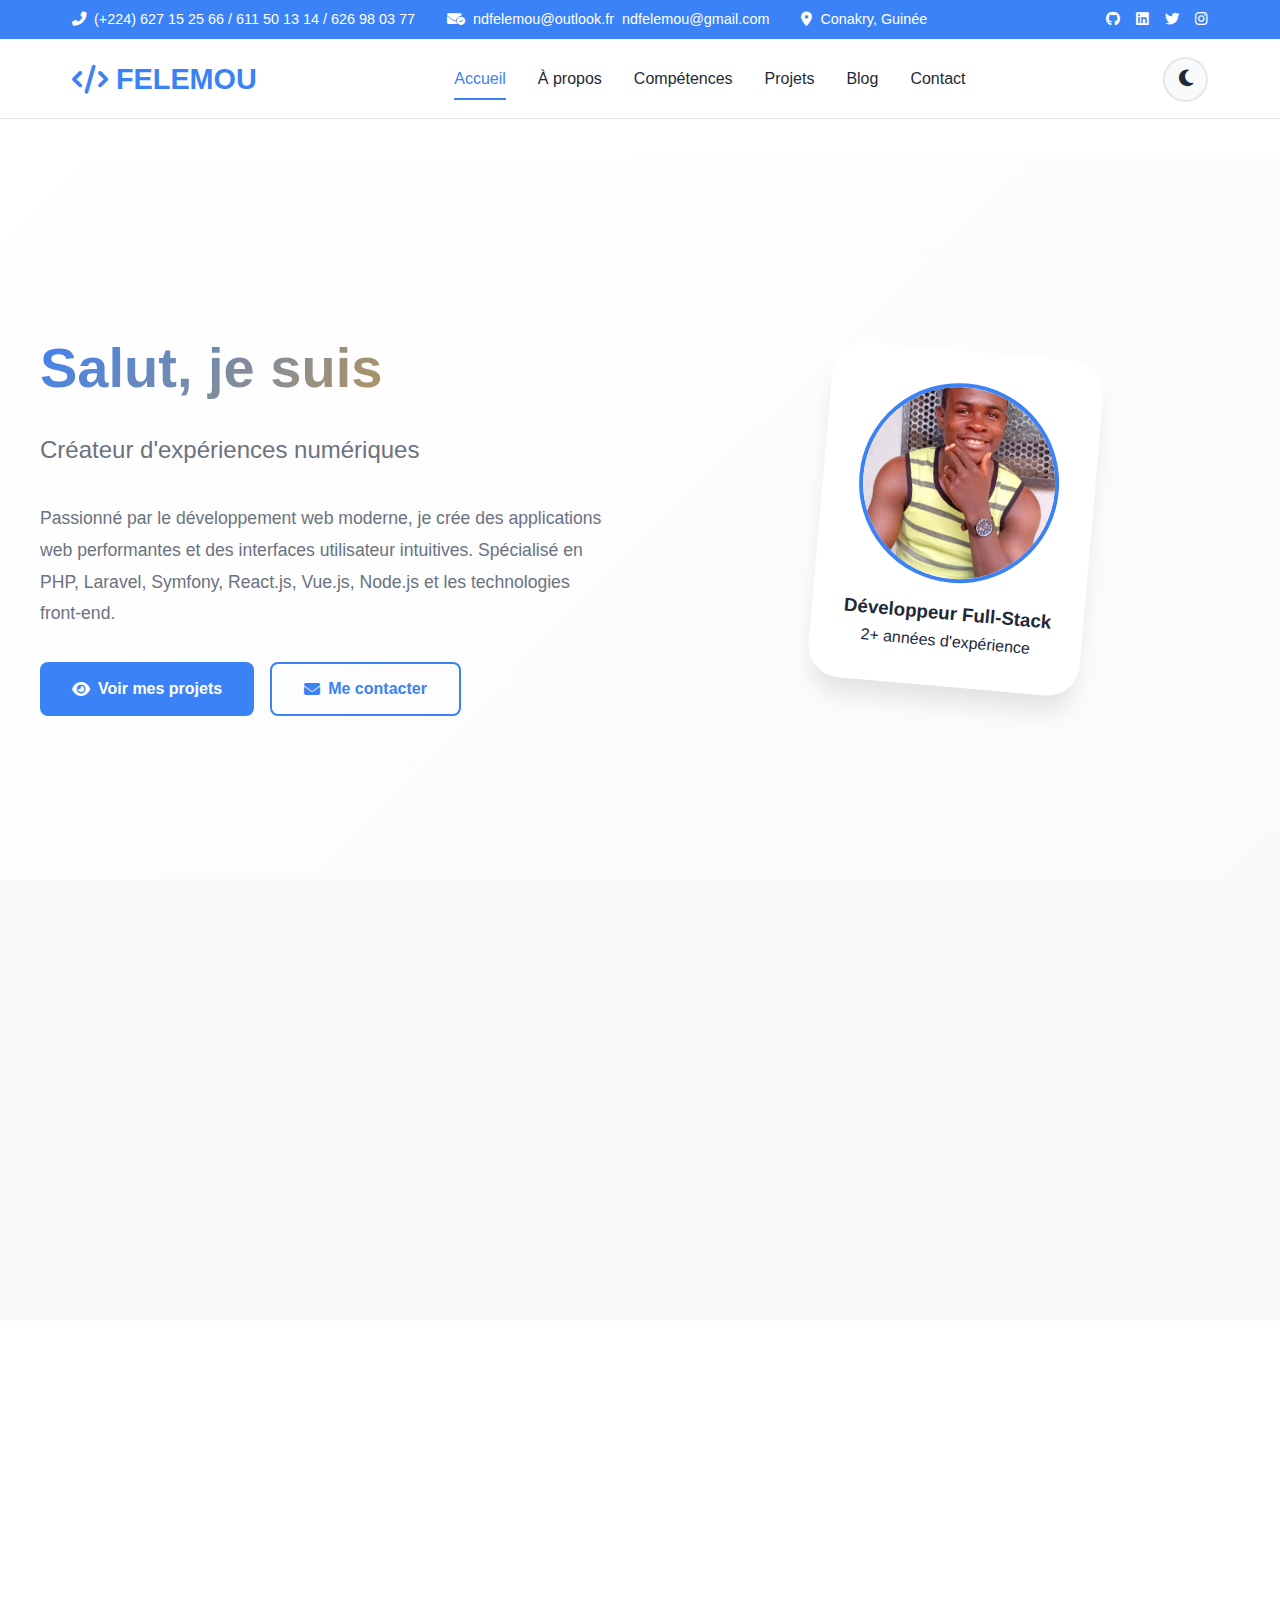
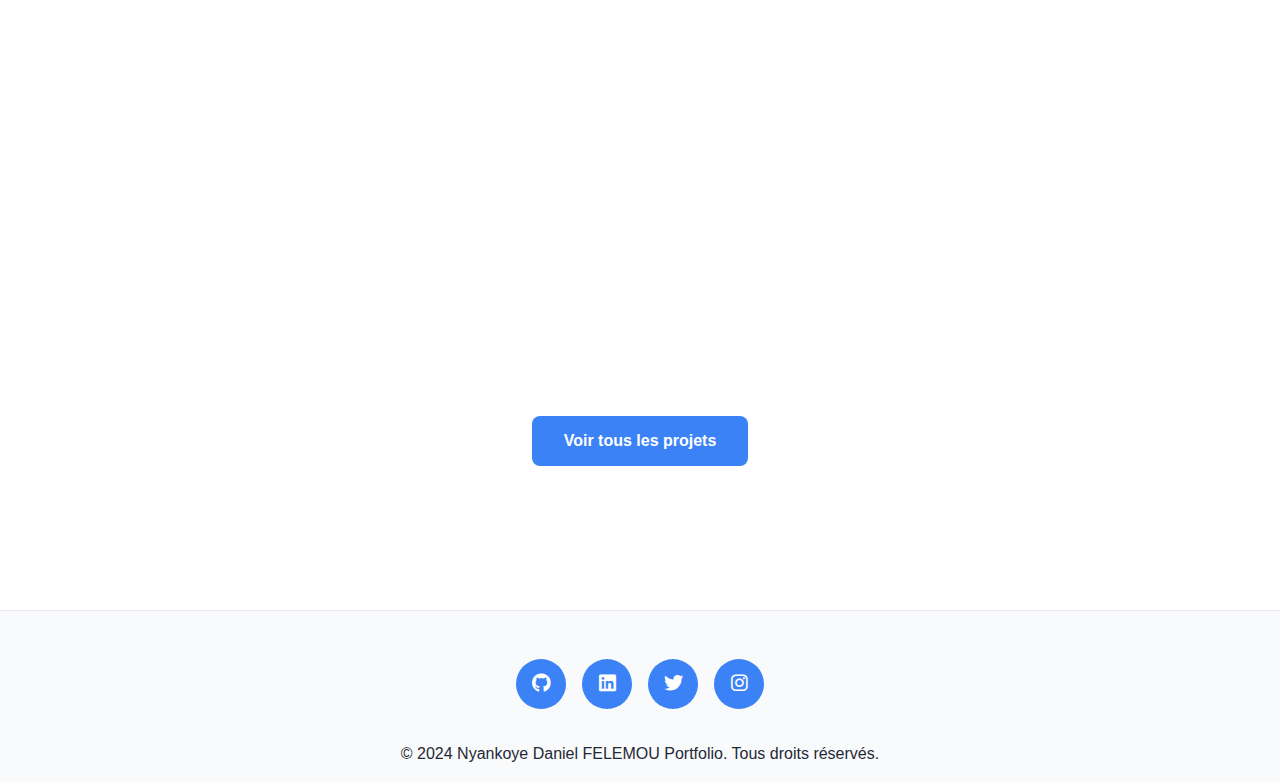
<file: index.html>
<!DOCTYPE html>
<html lang="fr">

<head>
    <meta charset="UTF-8">
    <meta name="viewport" content="width=device-width, initial-scale=1.0">
    <title>Accueil - Nyankoye Daniel FELEMOU Portfolio v1</title>

    <link rel="stylesheet" href="https://cdnjs.cloudflare.com/ajax/libs/font-awesome/6.4.0/css/all.min.css">
    <link rel="stylesheet" href="assets/css/style.css">
</head>

<body>
    <!-- Top Bar -->
    <div class="top-bar">
        <div class="top-bar-container">
            <div class="top-bar-info">
                <div class="top-bar-item">
                    <i class="fas fa-phone-alt"></i>
                    <span>(+224) 627 15 25 66 / 611 50 13 14 / 626 98 03 77</span>
                </div>
                <div class="top-bar-item">
                    <i class="fas fa-envelope-circle-check"></i>
                    <span>ndfelemou@outlook.fr</span>
                    <span>ndfelemou@gmail.com</span>
                </div>
                <div class="top-bar-item">
                    <i class="fas fa-map-marker-alt"></i>
                    <span>Conakry, Guinée</span>
                </div>
            </div>
            <div class="top-bar-social">
                <a href="https://github.com/ndfelemou/"><i class="fab fa-github"></i></a>
                <a href="#"><i class="fab fa-linkedin"></i></a>
                <a href="#"><i class="fab fa-twitter"></i></a>
                <a href="#"><i class="fab fa-instagram"></i></a>
            </div>
        </div>
    </div>

    <!-- Navigation -->
    <nav class="navbar">
        <div class="nav-container">
            <a href="index.html" class="logo">
                <i class="fas fa-code"></i>
                FELEMOU
            </a>
            <div class="nav-center">
                <ul class="nav-menu">
                    <li><a href="index.html" class="nav-link active">Accueil</a></li>
                    <li><a href="./pages/about.html" class="nav-link">À propos</a></li>
                    <li><a href="./pages/skills.html" class="nav-link">Compétences</a></li>
                    <li><a href="./pages/projects.html" class="nav-link">Projets</a></li>
                    <li><a href="./pages/blog.html" class="nav-link">Blog</a></li>
                    <li><a href="./pages/contact.html" class="nav-link">Contact</a></li>
                </ul>
            </div>
            <div class="nav-right">
                <button class="theme-toggle" id="themeToggle">
                    <i class="fas fa-moon"></i>
                </button>
                <button class="mobile-menu-btn" id="mobileMenuBtn">
                    <i class="fas fa-bars"></i>
                </button>
            </div>
        </div>
        <!-- Mobile Menu -->
        <div class="mobile-menu" id="mobileMenu">
            <ul>
                <li><a href="index.html">Accueil</a></li>
                <li><a href="./pages/about.html">À propos</a></li>
                <li><a href="./pages/skills.html">Compétences</a></li>
                <li><a href="./pages/projects.html">Projets</a></li>
                <li><a href="./pages/blog.html">Blog</a></li>
                <li><a href="./pages/contact.html">Contact</a></li>
            </ul>
        </div>
    </nav>

    <!-- Main Content -->
    <main class="main-content">
        <!-- Hero Section -->
        <section class="hero">
            <div class="hero-container">
                <div class="hero-content">
                    <h1>Salut, je suis<br> Nyankoye Daniel FELEMOU <br>Développeur Web</h1>
                    <p class="subtitle">Créateur d'expériences numériques</p>
                    <p>Passionné par le développement web moderne, je crée des applications web performantes et des
                        interfaces utilisateur intuitives. Spécialisé en PHP, Laravel, Symfony, React.js, Vue.js,
                        Node.js et les technologies front-end.
                    </p>
                    <div class="cta-buttons">
                        <a href="projects.html" class="btn btn-primary">
                            <i class="fas fa-eye"></i>
                            Voir mes projets
                        </a>
                        <a href="contact.html" class="btn btn-outline">
                            <i class="fas fa-envelope"></i>
                            Me contacter
                        </a>
                    </div>
                </div>
                <div class="hero-image">
                    <div class="profile-card">
                        <div class="profile-img">
                            <img src="assets/imgs/img1.jpg" alt="Photo de profil">
                        </div>
                        <h3>Développeur Full-Stack</h3>
                        <p>2+ années d'expérience</p>
                    </div>
                </div>
            </div>
        </section>

        <!-- Quick About Section -->
        <section class="section">
            <div class="container">
                <h2 class="section-title scroll-reveal">Aperçu</h2>
                <div class="about-stats">
                    <div class="stat-card scroll-reveal">
                        <div class="stat-number">10+</div>
                        <div class="stat-label">Projets réalisés</div>
                    </div>
                    <div class="stat-card scroll-reveal">
                        <div class="stat-number">2+</div>
                        <div class="stat-label">Années d'expérience</div>
                    </div>
                    <div class="stat-card scroll-reveal">
                        <div class="stat-number">20+</div>
                        <div class="stat-label">Clients satisfaits</div>
                    </div>
                    <div class="stat-card scroll-reveal">
                        <div class="stat-number">100%</div>
                        <div class="stat-label">Projets livrés</div>
                    </div>
                </div>
            </div>
        </section>

        <!-- Featured Projects -->
        <section class="section">
            <div class="container">
                <h2 class="section-title scroll-reveal">Projets en vedette</h2>
                <div class="projects-grid">
                    <div class="project-card scroll-reveal">
                        <div class="project-image">
                            <img src="assets/imgs/token.jpg" alt="E-commerce Platform">
                            <div class="project-overlay">
                                <i class="fas fa-shopping-cart project-icon"></i>
                            </div>
                        </div>
                        <div class="project-content">
                            <h3 class="project-title">E-commerce Platform</h3>
                            <p class="project-description">Une plateforme e-commerce complète avec panier, paiement en
                                ligne et gestion des commandes.</p>
                            <div class="project-tech">
                                <span class="tech-tag">React</span>
                                <span class="tech-tag">Node.js</span>
                                <span class="tech-tag">MongoDB</span>
                            </div>
                            <div class="project-links">
                                <a href="#" class="project-link">
                                    <i class="fas fa-external-link-alt"></i>
                                    Voir le projet
                                </a>
                            </div>
                        </div>
                    </div>

                    <div class="project-card scroll-reveal">
                        <div class="project-image">
                            <img src="assets/imgs/web.jpg" alt="Dashboard Analytics">
                            <div class="project-overlay">
                                <i class="fas fa-chart-line project-icon"></i>
                            </div>
                        </div>
                        <div class="project-content">
                            <h3 class="project-title">Dashboard Analytics</h3>
                            <p class="project-description">Tableau de bord interactif pour visualiser des données en
                                temps réel.</p>
                            <div class="project-tech">
                                <span class="tech-tag">Vue.js</span>
                                <span class="tech-tag">D3.js</span>
                                <span class="tech-tag">Express</span>
                            </div>
                            <div class="project-links">
                                <a href="#" class="project-link">
                                    <i class="fas fa-external-link-alt"></i>
                                    Voir le projet
                                </a>
                            </div>
                        </div>
                    </div>
                </div>
                <div style="text-align: center; margin-top: 2rem;">
                    <a href="projects.html" class="btn btn-primary">Voir tous les projets</a>
                </div>
            </div>
        </section>
    </main>

    <!-- Footer -->
    <footer class="footer">
        <div class="container">
            <div class="social-links">
                <a href="#" class="social-link">
                    <i class="fab fa-github"></i>
                </a>
                <a href="#" class="social-link">
                    <i class="fab fa-linkedin"></i>
                </a>
                <a href="#" class="social-link">
                    <i class="fab fa-twitter"></i>
                </a>
                <a href="#" class="social-link">
                    <i class="fab fa-instagram"></i>
                </a>
            </div>
            <p>&copy; 2024 Nyankoye Daniel FELEMOU Portfolio. Tous droits réservés.</p>
        </div>
    </footer>

    <script src="assets/js/script (1).js"></script>
</body>

</html>
</file>
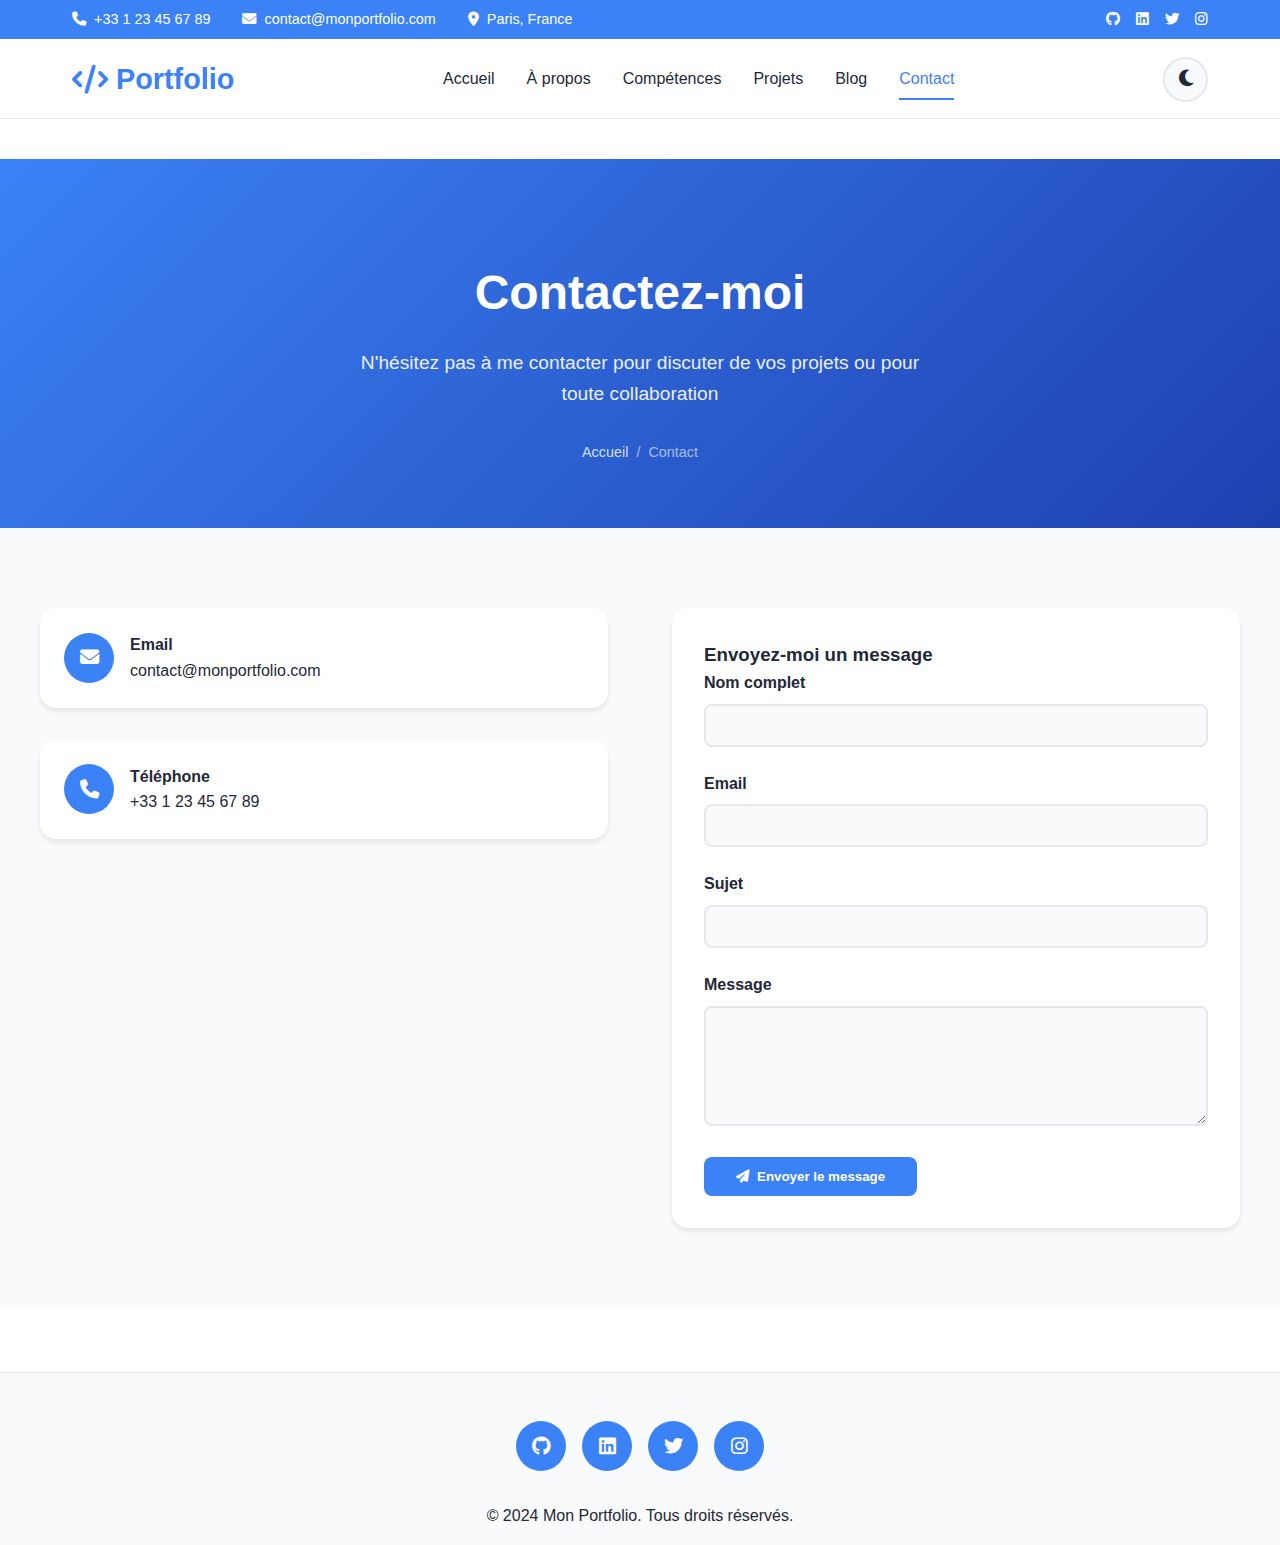
<file: pages/contact.html>
<!DOCTYPE html>
<html lang="fr">

<head>
    <meta charset="UTF-8">
    <meta name="viewport" content="width=device-width, initial-scale=1.0">
    <title>Contact - Mon Portfolio</title>
    <link rel="stylesheet" href="https://cdnjs.cloudflare.com/ajax/libs/font-awesome/6.4.0/css/all.min.css">
    <link rel="stylesheet" href="../assets/css/style.css">
</head>

<body>
    <!-- Top Bar -->
    <div class="top-bar">
        <div class="top-bar-container">
            <div class="top-bar-info">
                <div class="top-bar-item">
                    <i class="fas fa-phone"></i>
                    <span>+33 1 23 45 67 89</span>
                </div>
                <div class="top-bar-item">
                    <i class="fas fa-envelope"></i>
                    <span>contact@monportfolio.com</span>
                </div>
                <div class="top-bar-item">
                    <i class="fas fa-map-marker-alt"></i>
                    <span>Paris, France</span>
                </div>
            </div>
            <div class="top-bar-social">
                <a href="#"><i class="fab fa-github"></i></a>
                <a href="#"><i class="fab fa-linkedin"></i></a>
                <a href="#"><i class="fab fa-twitter"></i></a>
                <a href="#"><i class="fab fa-instagram"></i></a>
            </div>
        </div>
    </div>

    <!-- Navigation -->
    <nav class="navbar">
        <div class="nav-container">
            <a href="index.html" class="logo">
                <i class="fas fa-code"></i>
                Portfolio
            </a>
            <div class="nav-center">
                <ul class="nav-menu">
                    <li><a href="../index.html" class="nav-link">Accueil</a></li>
                    <li><a href="about.html" class="nav-link">À propos</a></li>
                    <li><a href="skills.html" class="nav-link">Compétences</a></li>
                    <li><a href="projects.html" class="nav-link">Projets</a></li>
                    <li><a href="blog.html" class="nav-link">Blog</a></li>
                    <li><a href="contact.html" class="nav-link active">Contact</a></li>
                </ul>
            </div>
            <div class="nav-right">
                <button class="theme-toggle" id="themeToggle">
                    <i class="fas fa-moon"></i>
                </button>
                <button class="mobile-menu-btn" id="mobileMenuBtn">
                    <i class="fas fa-bars"></i>
                </button>
            </div>
        </div>
        <!-- Mobile Menu -->
        <div class="mobile-menu" id="mobileMenu">
            <ul>
                <li><a href="../index.html">Accueil</a></li>
                <li><a href="about.html">À propos</a></li>
                <li><a href="skills.html">Compétences</a></li>
                <li><a href="projects.html">Projets</a></li>
                <li><a href="blog.html">Blog</a></li>
                <li><a href="contact.html">Contact</a></li>
            </ul>
        </div>
    </nav>

    <!-- Main Content -->
    <main class="main-content">
        <!-- Page Header -->
        <section class="page-header">
            <div class="container">
                <h1>Contactez-moi</h1>
                <p>N'hésitez pas à me contacter pour discuter de vos projets ou pour toute collaboration</p>
                <div class="breadcrumb">
                    <a href="index.html">Accueil</a>
                    <span>/</span>
                    <span>Contact</span>
                </div>
            </div>
        </section>

        <!-- Contact Content -->
        <section class="section">
            <div class="container">
                <div class="contact-content">
                    <div class="contact-info">
                        <div class="contact-item scroll-reveal">
                            <div class="contact-icon">
                                <i class="fas fa-envelope"></i>
                            </div>
                            <div>
                                <h4>Email</h4>
                                <p>contact@monportfolio.com</p>
                            </div>
                        </div>
                        <div class="contact-item scroll-reveal">
                            <div class="contact-icon">
                                <i class="fas fa-phone"></i>
                            </div>
                            <div>
                                <h4>Téléphone</h4>
                                <p>+33 1 23 45 67 89</p>
                            </div>
                        </div>
                        <div class="contact-item scroll-reveal">
                            <div class="contact-icon">
                                <i class="fas fa-map-marker-alt"></i>
                            </div>
                            <div>
                                <h4>Localisation</h4>
                                <p>Paris, France</p>
                            </div>
                        </div>
                        <div class="contact-item scroll-reveal">
                            <div class="contact-icon">
                                <i class="fas fa-clock"></i>
                            </div>
                            <div>
                                <h4>Disponibilité</h4>
                                <p>Lun - Ven: 9h - 18h</p>
                            </div>
                        </div>
                    </div>
                    <form class="contact-form scroll-reveal" id="contactForm">
                        <h3>Envoyez-moi un message</h3>
                        <div class="form-group">
                            <label for="name">Nom complet</label>
                            <input type="text" id="name" name="name" required>
                        </div>
                        <div class="form-group">
                            <label for="email">Email</label>
                            <input type="email" id="email" name="email" required>
                        </div>
                        <div class="form-group">
                            <label for="subject">Sujet</label>
                            <input type="text" id="subject" name="subject" required>
                        </div>
                        <div class="form-group">
                            <label for="message">Message</label>
                            <textarea id="message" name="message" required></textarea>
                        </div>
                        <button type="submit" class="btn btn-primary">
                            <i class="fas fa-paper-plane"></i>
                            Envoyer le message
                        </button>
                    </form>
                </div>
            </div>
        </section>
    </main>

    <!-- Footer -->
    <footer class="footer">
        <div class="container">
            <div class="social-links">
                <a href="#" class="social-link">
                    <i class="fab fa-github"></i>
                </a>
                <a href="#" class="social-link">
                    <i class="fab fa-linkedin"></i>
                </a>
                <a href="#" class="social-link">
                    <i class="fab fa-twitter"></i>
                </a>
                <a href="#" class="social-link">
                    <i class="fab fa-instagram"></i>
                </a>
            </div>
            <p>&copy; 2024 Mon Portfolio. Tous droits réservés.</p>
        </div>
    </footer>

    <script src="../assets/js/script (1).js"></script>
</body>

</html>
</file>
<file: assets/css/style.css>
/* ===== VARIABLES CSS ===== */
:root {
    --primary-color: #3b82f6;
    --secondary-color: #1e40af;
    --accent-color: #f59e0b;
    --text-primary: #1f2937;
    --text-secondary: #6b7280;
    --bg-primary: #ffffff;
    --bg-secondary: #f9fafb;
    --border-color: #e5e7eb;
    --shadow: 0 4px 6px -1px rgba(0, 0, 0, 0.1);
    --shadow-lg: 0 20px 25px -5px rgba(0, 0, 0, 0.1);
}

[data-theme="dark"] {
    --text-primary: #f9fafb;
    --text-secondary: #d1d5db;
    --bg-primary: #111827;
    --bg-secondary: #1f2937;
    --border-color: #374151;
    --shadow: 0 4px 6px -1px rgba(0, 0, 0, 0.3);
    --shadow-lg: 0 20px 25px -5px rgba(0, 0, 0, 0.3);
}

/* ===== RESET & BASE ===== */
* {
    margin: 0;
    padding: 0;
    box-sizing: border-box;
}

body {
    font-family: 'Inter', -apple-system, BlinkMacSystemFont, sans-serif;
    line-height: 1.6;
    color: var(--text-primary);
    background-color: var(--bg-primary);
    transition: all 0.3s ease;
}

img {
    max-width: 100%;
    height: auto;
    display: block;
}

a {
    text-decoration: none;
    color: inherit;
}

ul {
    list-style: none;
}

/* ===== TOP BAR ===== */
.top-bar {
    background: var(--primary-color);
    color: white;
    padding: 0.5rem 0;
    font-size: 0.9rem;
}

.top-bar-container {
    max-width: 1200px;
    margin: 0 auto;
    padding: 0 2rem;
    display: flex;
    justify-content: space-between;
    align-items: center;
}

.top-bar-info {
    display: flex;
    gap: 2rem;
}

.top-bar-item {
    display: flex;
    align-items: center;
    gap: 0.5rem;
}

.top-bar-social {
    display: flex;
    gap: 1rem;
}

.top-bar-social a {
    color: white;
    transition: opacity 0.3s ease;
}

.top-bar-social a:hover {
    opacity: 0.8;
}

/* ===== NAVIGATION ===== */
.navbar {
    position: fixed;
    top: 40px;
    width: 100%;
    background: var(--bg-primary);
    backdrop-filter: blur(10px);
    border-bottom: 1px solid var(--border-color);
    z-index: 1000;
    transition: all 0.3s ease;
}

.nav-container {
    max-width: 1200px;
    margin: 0 auto;
    padding: 1rem 2rem;
    display: flex;
    justify-content: space-between;
    align-items: center;
}

.logo {
    font-size: 1.8rem;
    font-weight: bold;
    color: var(--primary-color);
    display: flex;
    align-items: center;
    gap: 0.5rem;
}

.nav-center {
    display: flex;
    align-items: center;
    gap: 2rem;
}

.nav-menu {
    display: flex;
    gap: 2rem;
}

.nav-link {
    color: var(--text-primary);
    font-weight: 500;
    transition: color 0.3s ease;
    position: relative;
    padding: 0.5rem 0;
}

.nav-link:hover,
.nav-link.active {
    color: var(--primary-color);
}

.nav-link::after {
    content: '';
    position: absolute;
    bottom: -5px;
    left: 0;
    width: 0;
    height: 2px;
    background: var(--primary-color);
    transition: width 0.3s ease;
}

.nav-link:hover::after,
.nav-link.active::after {
    width: 100%;
}

.nav-right {
    display: flex;
    align-items: center;
    gap: 1rem;
}

.theme-toggle {
    background: var(--bg-secondary);
    border: 2px solid var(--border-color);
    border-radius: 50%;
    width: 45px;
    height: 45px;
    font-size: 1.2rem;
    cursor: pointer;
    color: var(--text-primary);
    transition: all 0.3s ease;
    display: flex;
    align-items: center;
    justify-content: center;
}

.theme-toggle:hover {
    transform: scale(1.1);
    border-color: var(--primary-color);
}

.mobile-menu-btn {
    display: none;
    background: none;
    border: none;
    font-size: 1.5rem;
    cursor: pointer;
    color: var(--text-primary);
}

/* ===== MOBILE MENU ===== */
.mobile-menu {
    display: none;
    position: absolute;
    top: 100%;
    left: 0;
    width: 100%;
    background: var(--bg-primary);
    border-bottom: 1px solid var(--border-color);
    box-shadow: var(--shadow-lg);
}

.mobile-menu.active {
    display: block;
    animation: slideDown 0.3s ease;
}

@keyframes slideDown {
    from {
        opacity: 0;
        transform: translateY(-10px);
    }
    to {
        opacity: 1;
        transform: translateY(0);
    }
}

.mobile-menu ul {
    padding: 1rem 0;
}

.mobile-menu li {
    padding: 0.5rem 2rem;
}

.mobile-menu a {
    color: var(--text-primary);
    font-weight: 500;
    display: block;
    padding: 0.5rem 0;
    transition: color 0.3s ease;
}

.mobile-menu a:hover {
    color: var(--primary-color);
}

/* ===== MAIN CONTENT ===== */
.main-content {
    margin-top: 120px;
    min-height: calc(100vh - 200px);
}

/* ===== HERO SECTION ===== */
.hero {
    min-height: 80vh;
    display: flex;
    align-items: center;
    padding: 2rem;
    background: linear-gradient(135deg, var(--bg-primary) 0%, var(--bg-secondary) 100%);
}

.hero-container {
    max-width: 1200px;
    margin: 0 auto;
    display: grid;
    grid-template-columns: 1fr 1fr;
    gap: 4rem;
    align-items: center;
}

.hero-content h1 {
    font-size: 3.5rem;
    font-weight: bold;
    margin-bottom: 1rem;
    background: linear-gradient(135deg, var(--primary-color), var(--accent-color));
    -webkit-background-clip: text;
    -webkit-text-fill-color: transparent;
    background-clip: text;
}

.hero-content .subtitle {
    font-size: 1.5rem;
    color: var(--text-secondary);
    margin-bottom: 2rem;
}

.hero-content p {
    font-size: 1.1rem;
    color: var(--text-secondary);
    margin-bottom: 2rem;
    line-height: 1.8;
}

.cta-buttons {
    display: flex;
    gap: 1rem;
    flex-wrap: wrap;
}

.btn {
    padding: 0.75rem 2rem;
    border: none;
    border-radius: 0.5rem;
    font-weight: 600;
    display: inline-flex;
    align-items: center;
    gap: 0.5rem;
    transition: all 0.3s ease;
    cursor: pointer;
    position: relative;
    overflow: hidden;
}

.btn-primary {
    background: var(--primary-color);
    color: white;
}

.btn-primary:hover {
    background: var(--secondary-color);
    transform: translateY(-2px);
    box-shadow: var(--shadow-lg);
}

.btn-outline {
    background: transparent;
    color: var(--primary-color);
    border: 2px solid var(--primary-color);
}

.btn-outline:hover {
    background: var(--primary-color);
    color: white;
    transform: translateY(-2px);
}

.hero-image {
    display: flex;
    justify-content: center;
    align-items: center;
}

.profile-card {
    background: var(--bg-primary);
    border-radius: 2rem;
    padding: 2rem;
    box-shadow: var(--shadow-lg);
    text-align: center;
    transform: rotate(5deg);
    transition: transform 0.3s ease;
    animation: float 3s ease-in-out infinite;
}

.profile-card:hover {
    transform: rotate(0deg) scale(1.05);
}

.profile-img {
    width: 200px;
    height: 200px;
    border-radius: 50%;
    margin: 0 auto 1rem;
    border: 4px solid var(--primary-color);
    overflow: hidden;
}

.profile-img img {
    width: 100%;
    height: 100%;
    object-fit: cover;
}

/* ===== SECTIONS ===== */
.section {
    padding: 5rem 2rem;
}

.section:nth-child(even) {
    background: var(--bg-secondary);
}

.container {
    max-width: 1200px;
    margin: 0 auto;
}

.section-title {
    text-align: center;
    font-size: 2.5rem;
    font-weight: bold;
    margin-bottom: 3rem;
    position: relative;
}

.section-title::after {
    content: '';
    position: absolute;
    bottom: -10px;
    left: 50%;
    transform: translateX(-50%);
    width: 60px;
    height: 4px;
    background: var(--primary-color);
    border-radius: 2px;
}

/* ===== PAGE HEADERS ===== */
.page-header {
    background: linear-gradient(135deg, var(--primary-color), var(--secondary-color));
    color: white;
    padding: 6rem 2rem 4rem;
    text-align: center;
}

.page-header h1 {
    font-size: 3rem;
    margin-bottom: 1rem;
}

.page-header p {
    font-size: 1.2rem;
    opacity: 0.9;
    max-width: 600px;
    margin: 0 auto;
}

.breadcrumb {
    display: flex;
    justify-content: center;
    gap: 0.5rem;
    margin-top: 2rem;
    font-size: 0.9rem;
}

.breadcrumb a {
    color: rgba(255, 255, 255, 0.8);
    transition: color 0.3s ease;
}

.breadcrumb a:hover {
    color: white;
}

.breadcrumb span {
    color: rgba(255, 255, 255, 0.6);
}

/* ===== ABOUT PAGE ===== */
.about-content {
    display: grid;
    grid-template-columns: 1fr 2fr;
    gap: 4rem;
    align-items: center;
    margin-bottom: 4rem;
}

.about-image {
    text-align: center;
}

.about-image img {
    border-radius: 1rem;
    box-shadow: var(--shadow-lg);
    max-width: 400px;
    margin: 0 auto;
}

.about-text h3 {
    font-size: 1.8rem;
    margin-bottom: 1.5rem;
    color: var(--primary-color);
}

.about-text p {
    margin-bottom: 1.5rem;
    color: var(--text-secondary);
    line-height: 1.8;
}

.about-stats {
    display: grid;
    grid-template-columns: repeat(auto-fit, minmax(200px, 1fr));
    gap: 2rem;
    margin-top: 4rem;
}

.stat-card {
    background: var(--bg-primary);
    padding: 2rem;
    border-radius: 1rem;
    text-align: center;
    box-shadow: var(--shadow);
    transition: transform 0.3s ease;
}

.stat-card:hover {
    transform: translateY(-5px);
}

.stat-number {
    font-size: 2.5rem;
    font-weight: bold;
    color: var(--primary-color);
}

.stat-label {
    color: var(--text-secondary);
    font-weight: 500;
}

/* ===== SKILLS PAGE ===== */
.skills-grid {
    display: grid;
    grid-template-columns: repeat(auto-fit, minmax(300px, 1fr));
    gap: 2rem;
}

.skill-category {
    background: var(--bg-primary);
    padding: 2rem;
    border-radius: 1rem;
    box-shadow: var(--shadow);
    transition: transform 0.3s ease;
}

.skill-category:hover {
    transform: translateY(-5px);
}

.skill-category h3 {
    font-size: 1.5rem;
    margin-bottom: 1.5rem;
    color: var(--primary-color);
    display: flex;
    align-items: center;
    gap: 0.5rem;
}

.skill-list {
    display: flex;
    flex-wrap: wrap;
    gap: 0.5rem;
}

.skill-tag {
    background: var(--bg-secondary);
    color: var(--text-primary);
    padding: 0.5rem 1rem;
    border-radius: 2rem;
    font-size: 0.9rem;
    border: 1px solid var(--border-color);
    transition: all 0.3s ease;
}

.skill-tag:hover {
    background: var(--primary-color);
    color: white;
    transform: translateY(-2px);
}

.skill-progress {
    margin-top: 2rem;
}

.skill-item {
    margin-bottom: 1.5rem;
}

.skill-item h4 {
    display: flex;
    justify-content: space-between;
    margin-bottom: 0.5rem;
}

.progress-bar {
    height: 8px;
    background: var(--bg-secondary);
    border-radius: 4px;
    overflow: hidden;
}

.progress-fill {
    height: 100%;
    background: linear-gradient(90deg, var(--primary-color), var(--accent-color));
    border-radius: 4px;
    transition: width 1s ease;
}

/* ===== PROJECTS PAGE ===== */
.projects-filter {
    display: flex;
    justify-content: center;
    gap: 1rem;
    margin-bottom: 3rem;
    flex-wrap: wrap;
}

.filter-btn {
    padding: 0.5rem 1.5rem;
    background: var(--bg-secondary);
    border: 1px solid var(--border-color);
    border-radius: 2rem;
    cursor: pointer;
    transition: all 0.3s ease;
}

.filter-btn:hover,
.filter-btn.active {
    background: var(--primary-color);
    color: white;
    border-color: var(--primary-color);
}

.projects-grid {
    display: grid;
    grid-template-columns: repeat(auto-fit, minmax(350px, 1fr));
    gap: 2rem;
}

.project-card {
    background: var(--bg-primary);
    border-radius: 1rem;
    overflow: hidden;
    box-shadow: var(--shadow);
    transition: all 0.3s ease;
}

.project-card:hover {
    transform: translateY(-10px);
    box-shadow: var(--shadow-lg);
}

.project-image {
    height: 200px;
    position: relative;
    overflow: hidden;
}

.project-image img {
    width: 100%;
    height: 100%;
    object-fit: cover;
    transition: transform 0.3s ease;
}

.project-card:hover .project-image img {
    transform: scale(1.1);
}

.project-overlay {
    position: absolute;
    top: 0;
    left: 0;
    right: 0;
    bottom: 0;
    background: linear-gradient(135deg, var(--primary-color)80, var(--accent-color)80);
    display: flex;
    align-items: center;
    justify-content: center;
    opacity: 0;
    transition: opacity 0.3s ease;
}

.project-card:hover .project-overlay {
    opacity: 1;
}

.project-icon {
    font-size: 3rem;
    color: white;
}

.project-content {
    padding: 2rem;
}

.project-title {
    font-size: 1.5rem;
    font-weight: bold;
    margin-bottom: 1rem;
}

.project-description {
    color: var(--text-secondary);
    margin-bottom: 1.5rem;
    line-height: 1.6;
}

.project-tech {
    display: flex;
    flex-wrap: wrap;
    gap: 0.5rem;
    margin-bottom: 1.5rem;
}

.tech-tag {
    background: var(--primary-color);
    color: white;
    padding: 0.25rem 0.75rem;
    border-radius: 1rem;
    font-size: 0.8rem;
}

.project-links {
    display: flex;
    gap: 1rem;
}

.project-link {
    color: var(--primary-color);
    font-weight: 600;
    display: flex;
    align-items: center;
    gap: 0.5rem;
    transition: color 0.3s ease;
}

.project-link:hover {
    color: var(--secondary-color);
}

/* ===== CONTACT PAGE ===== */
.contact-content {
    display: grid;
    grid-template-columns: 1fr 1fr;
    gap: 4rem;
}

.contact-info {
    display: flex;
    flex-direction: column;
    gap: 2rem;
}

.contact-item {
    display: flex;
    align-items: center;
    gap: 1rem;
    padding: 1.5rem;
    background: var(--bg-primary);
    border-radius: 1rem;
    box-shadow: var(--shadow);
    transition: transform 0.3s ease;
}

.contact-item:hover {
    transform: translateX(10px);
}

.contact-icon {
    width: 50px;
    height: 50px;
    background: var(--primary-color);
    color: white;
    border-radius: 50%;
    display: flex;
    align-items: center;
    justify-content: center;
    font-size: 1.2rem;
}

.contact-form {
    background: var(--bg-primary);
    padding: 2rem;
    border-radius: 1rem;
    box-shadow: var(--shadow);
}

.form-group {
    margin-bottom: 1.5rem;
}

.form-group label {
    display: block;
    margin-bottom: 0.5rem;
    font-weight: 600;
    color: var(--text-primary);
}

.form-group input,
.form-group textarea {
    width: 100%;
    padding: 0.75rem;
    border: 2px solid var(--border-color);
    border-radius: 0.5rem;
    background: var(--bg-secondary);
    color: var(--text-primary);
    transition: border-color 0.3s ease;
}

.form-group input:focus,
.form-group textarea:focus {
    outline: none;
    border-color: var(--primary-color);
}

.form-group textarea {
    resize: vertical;
    min-height: 120px;
}

/* ===== BLOG PAGE ===== */
.blog-container {
    display: grid;
    grid-template-columns: 1fr 300px;
    gap: 3rem;
    max-width: 1200px;
    margin: 0 auto;
    padding: 2rem;
}

.blog-main {
    min-height: 500px;
}

.blog-posts {
    display: grid;
    gap: 2rem;
}

.blog-post {
    background: var(--bg-primary);
    border-radius: 1rem;
    overflow: hidden;
    box-shadow: var(--shadow);
    transition: transform 0.3s ease;
}

.blog-post:hover {
    transform: translateY(-5px);
}

.blog-post-image {
    height: 200px;
    overflow: hidden;
}

.blog-post-image img {
    width: 100%;
    height: 100%;
    object-fit: cover;
    transition: transform 0.3s ease;
}

.blog-post:hover .blog-post-image img {
    transform: scale(1.05);
}

.blog-post-content {
    padding: 2rem;
}

.blog-post-meta {
    display: flex;
    gap: 1rem;
    margin-bottom: 1rem;
    font-size: 0.9rem;
    color: var(--text-secondary);
}

.blog-post-title {
    font-size: 1.5rem;
    margin-bottom: 1rem;
}

.blog-post-title a {
    color: var(--text-primary);
    transition: color 0.3s ease;
}

.blog-post-title a:hover {
    color: var(--primary-color);
}

.blog-post-excerpt {
    color: var(--text-secondary);
    line-height: 1.6;
    margin-bottom: 1.5rem;
}

.blog-post-tags {
    display: flex;
    flex-wrap: wrap;
    gap: 0.5rem;
    margin-bottom: 1rem;
}

.blog-tag {
    background: var(--bg-secondary);
    color: var(--text-secondary);
    padding: 0.25rem 0.75rem;
    border-radius: 1rem;
    font-size: 0.8rem;
    transition: all 0.3s ease;
}

.blog-tag:hover {
    background: var(--primary-color);
    color: white;
}

.read-more {
    color: var(--primary-color);
    font-weight: 600;
    display: inline-flex;
    align-items: center;
    gap: 0.5rem;
    transition: color 0.3s ease;
}

.read-more:hover {
    color: var(--secondary-color);
}

/* ===== BLOG SIDEBAR ===== */
.blog-sidebar {
    display: flex;
    flex-direction: column;
    gap: 2rem;
}

.sidebar-widget {
    background: var(--bg-primary);
    padding: 2rem;
    border-radius: 1rem;
    box-shadow: var(--shadow);
}

.sidebar-widget h3 {
    font-size: 1.3rem;
    margin-bottom: 1.5rem;
    color: var(--primary-color);
}

.search-form {
    display: flex;
    gap: 0.5rem;
}

.search-input {
    flex: 1;
    padding: 0.75rem;
    border: 2px solid var(--border-color);
    border-radius: 0.5rem;
    background: var(--bg-secondary);
    color: var(--text-primary);
}

.search-btn {
    padding: 0.75rem 1rem;
    background: var(--primary-color);
    color: white;
    border: none;
    border-radius: 0.5rem;
    cursor: pointer;
    transition: background 0.3s ease;
}

.search-btn:hover {
    background: var(--secondary-color);
}

.categories-list,
.recent-posts-list {
    display: flex;
    flex-direction: column;
    gap: 0.5rem;
}

.categories-list a,
.recent-posts-list a {
    color: var(--text-secondary);
    padding: 0.5rem 0;
    border-bottom: 1px solid var(--border-color);
    transition: color 0.3s ease;
    display: flex;
    justify-content: space-between;
}

.categories-list a:hover,
.recent-posts-list a:hover {
    color: var(--primary-color);
}

.category-count {
    background: var(--bg-secondary);
    color: var(--text-secondary);
    padding: 0.2rem 0.5rem;
    border-radius: 1rem;
    font-size: 0.8rem;
}

.tag-cloud {
    display: flex;
    flex-wrap: wrap;
    gap: 0.5rem;
}

.tag-cloud a {
    background: var(--bg-secondary);
    color: var(--text-secondary);
    padding: 0.5rem 1rem;
    border-radius: 2rem;
    font-size: 0.9rem;
    transition: all 0.3s ease;
}

.tag-cloud a:hover {
    background: var(--primary-color);
    color: white;
}

/* ===== PAGINATION ===== */
.pagination {
    display: flex;
    justify-content: center;
    gap: 0.5rem;
    margin-top: 3rem;
}

.pagination a,
.pagination span {
    padding: 0.75rem 1rem;
    border: 1px solid var(--border-color);
    border-radius: 0.5rem;
    color: var(--text-primary);
    transition: all 0.3s ease;
}

.pagination a:hover,
.pagination .current {
    background: var(--primary-color);
    color: white;
    border-color: var(--primary-color);
}

/* ===== SINGLE BLOG POST ===== */
.single-post {
    max-width: 800px;
    margin: 0 auto;
    padding: 2rem;
}

.single-post-header {
    text-align: center;
    margin-bottom: 3rem;
}

.single-post-title {
    font-size: 2.5rem;
    margin-bottom: 1rem;
}

.single-post-meta {
    display: flex;
    justify-content: center;
    gap: 2rem;
    color: var(--text-secondary);
    margin-bottom: 2rem;
}

.single-post-image {
    margin-bottom: 3rem;
    border-radius: 1rem;
    overflow: hidden;
    box-shadow: var(--shadow-lg);
}

.single-post-image img {
    width: 100%;
    height: 400px;
    object-fit: cover;
}

.single-post-content {
    font-size: 1.1rem;
    line-height: 1.8;
    color: var(--text-secondary);
}

.single-post-content h2,
.single-post-content h3 {
    color: var(--text-primary);
    margin: 2rem 0 1rem;
}

.single-post-content p {
    margin-bottom: 1.5rem;
}

.single-post-content blockquote {
    background: var(--bg-secondary);
    border-left: 4px solid var(--primary-color);
    padding: 1.5rem;
    margin: 2rem 0;
    border-radius: 0.5rem;
    font-style: italic;
}

.single-post-footer {
    margin-top: 3rem;
    padding-top: 2rem;
    border-top: 1px solid var(--border-color);
}

.post-navigation {
    display: flex;
    justify-content: space-between;
    margin-bottom: 3rem;
}

.nav-post {
    flex: 1;
    max-width: 45%;
}

.nav-post a {
    display: block;
    padding: 1rem;
    background: var(--bg-secondary);
    border-radius: 0.5rem;
    transition: background 0.3s ease;
}

.nav-post a:hover {
    background: var(--primary-color);
    color: white;
}

.nav-post.next {
    text-align: right;
}

/* ===== COMMENTS SECTION ===== */
.comments-section {
    margin-top: 3rem;
    padding-top: 2rem;
    border-top: 1px solid var(--border-color);
}

.comments-title {
    font-size: 1.8rem;
    margin-bottom: 2rem;
}

.comment {
    background: var(--bg-secondary);
    padding: 2rem;
    border-radius: 1rem;
    margin-bottom: 2rem;
}

.comment-header {
    display: flex;
    align-items: center;
    gap: 1rem;
    margin-bottom: 1rem;
}

.comment-avatar {
    width: 50px;
    height: 50px;
    border-radius: 50%;
    overflow: hidden;
}

.comment-avatar img {
    width: 100%;
    height: 100%;
    object-fit: cover;
}

.comment-info h4 {
    margin-bottom: 0.25rem;
}

.comment-date {
    font-size: 0.9rem;
    color: var(--text-secondary);
}

.comment-content {
    line-height: 1.6;
    color: var(--text-secondary);
}

.comment-form {
    background: var(--bg-primary);
    padding: 2rem;
    border-radius: 1rem;
    box-shadow: var(--shadow);
    margin-top: 2rem;
}

.comment-form h3 {
    margin-bottom: 1.5rem;
}

/* ===== FOOTER ===== */
.footer {
    background: var(--bg-secondary);
    padding: 3rem 2rem 1rem;
    text-align: center;
    border-top: 1px solid var(--border-color);
    margin-top: 4rem;
}

.social-links {
    display: flex;
    justify-content: center;
    gap: 1rem;
    margin-bottom: 2rem;
}

.social-link {
    width: 50px;
    height: 50px;
    background: var(--primary-color);
    color: white;
    border-radius: 50%;
    display: flex;
    align-items: center;
    justify-content: center;
    font-size: 1.2rem;
    transition: all 0.3s ease;
}

.social-link:hover {
    background: var(--secondary-color);
    transform: translateY(-3px);
}

/* ===== ANIMATIONS ===== */
@keyframes fadeInUp {
    from {
        opacity: 0;
        transform: translateY(30px);
    }
    to {
        opacity: 1;
        transform: translateY(0);
    }
}

@keyframes float {
    0%, 100% { transform: rotate(5deg) translateY(0px); }
    50% { transform: rotate(5deg) translateY(-10px); }
}

.fade-in-up {
    animation: fadeInUp 0.6s ease forwards;
}

.scroll-reveal {
    opacity: 0;
    transform: translateY(50px);
    transition: all 0.6s ease;
}

.scroll-reveal.revealed {
    opacity: 1;
    transform: translateY(0);
}

/* ===== RIPPLE EFFECT ===== */
.ripple {
    position: absolute;
    border-radius: 50%;
    background: rgba(255, 255, 255, 0.6);
    transform: scale(0);
    animation: ripple-animation 0.6s linear;
    pointer-events: none;
}

@keyframes ripple-animation {
    to {
        transform: scale(4);
        opacity: 0;
    }
}

/* ===== RESPONSIVE DESIGN ===== */
@media (max-width: 768px) {
    .top-bar {
        display: none;
    }

    .navbar {
        top: 0;
    }

    .main-content {
        margin-top: 80px;
    }

    .nav-menu {
        display: none;
    }

    .mobile-menu-btn {
        display: block;
    }

    .hero-container {
        grid-template-columns: 1fr;
        text-align: center;
    }

    .hero-content h1 {
        font-size: 2.5rem;
    }

    .about-content,
    .contact-content {
        grid-template-columns: 1fr;
    }

    .blog-container {
        grid-template-columns: 1fr;
    }

    .blog-sidebar {
        order: -1;
    }

    .cta-buttons {
        justify-content: center;
    }

    .top-bar-container {
        flex-direction: column;
        gap: 1rem;
    }

    .top-bar-info {
        flex-direction: column;
        gap: 0.5rem;
        text-align: center;
    }

    .single-post-meta {
        flex-direction: column;
        gap: 0.5rem;
    }

    .post-navigation {
        flex-direction: column;
        gap: 1rem;
    }

    .nav-post {
        max-width: 100%;
    }
}

@media (max-width: 480px) {
    .hero-content h1 {
        font-size: 2rem;
    }

    .section {
        padding: 3rem 1rem;
    }

    .nav-container {
        padding: 1rem;
    }

    .about-stats {
        grid-template-columns: 1fr;
    }

    .page-header h1 {
        font-size: 2rem;
    }

    .single-post-title {
        font-size: 2rem;
    }
}
</file>
